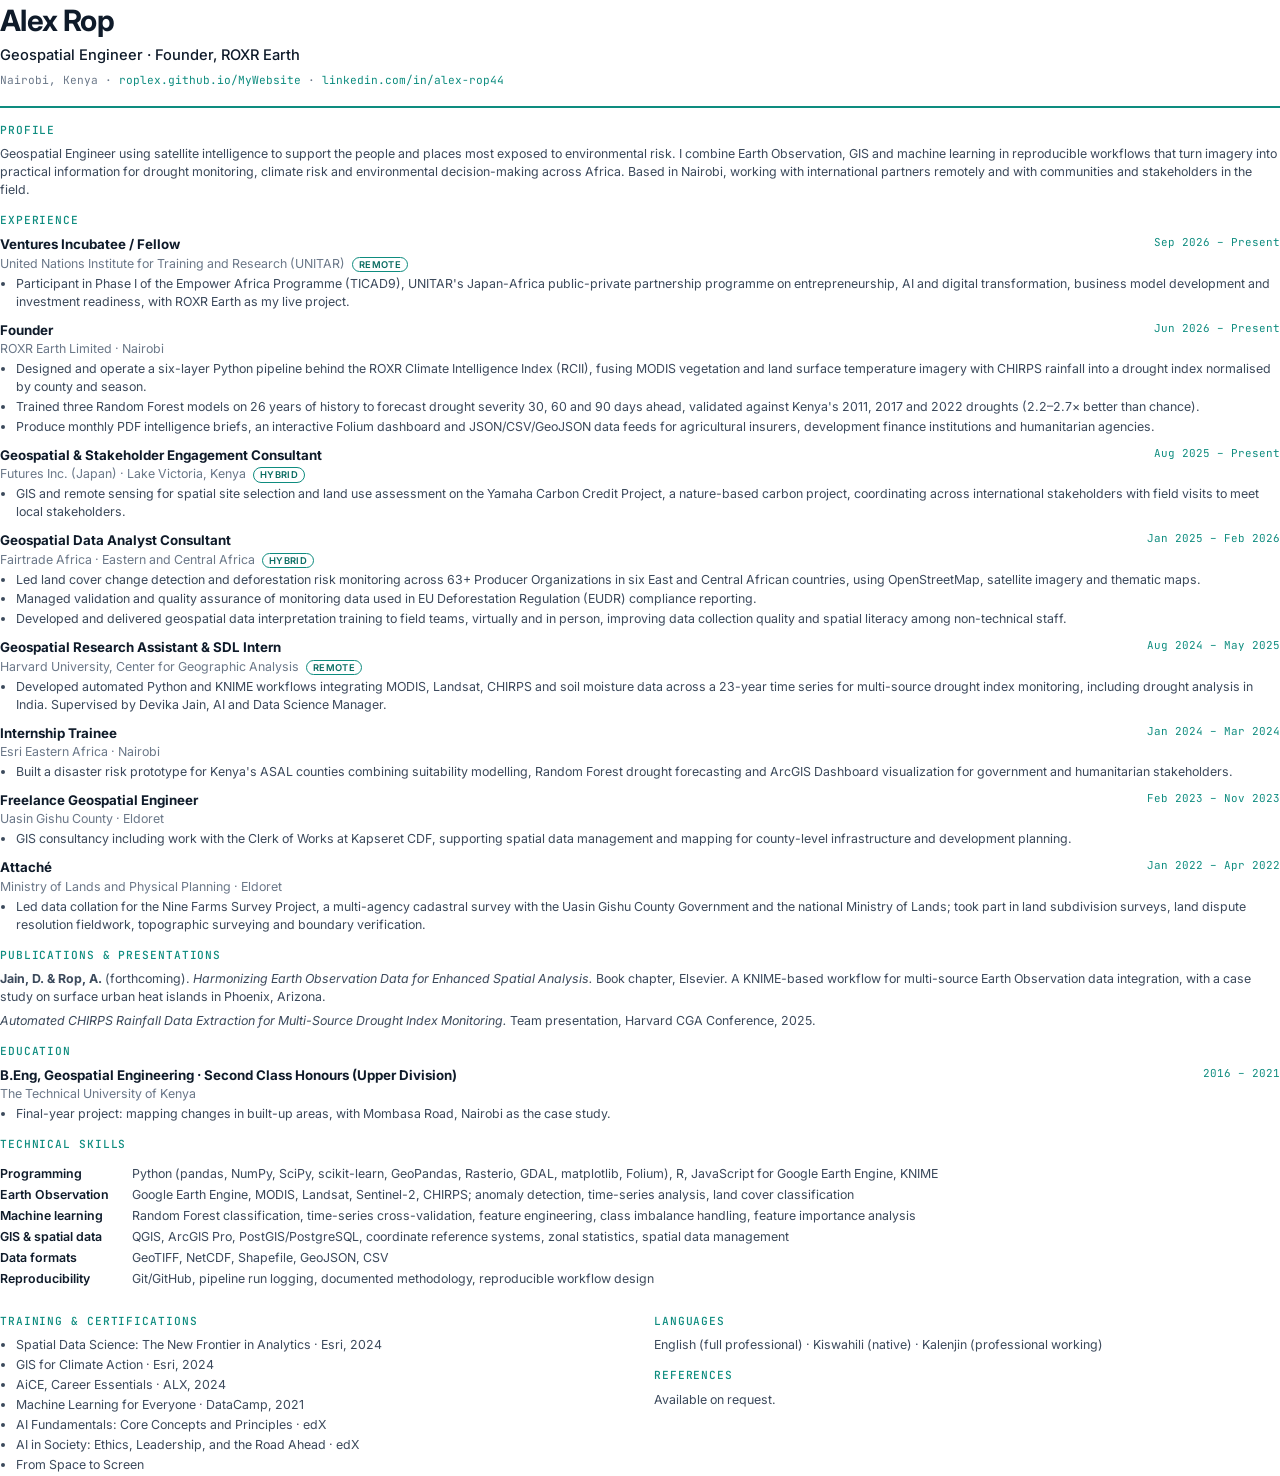
<file: cv/cv.html>
<!DOCTYPE html>
<html lang="en">
<head>
  <meta charset="UTF-8">
  <title>Alex Rop | CV</title>
  <!-- Source for Alex-Rop-CV.pdf. Regenerate the PDF after editing (see README). -->
  <link rel="stylesheet" href="https://fonts.googleapis.com/css2?family=Inter:wght@400;500;600;700&family=JetBrains+Mono:wght@400;500&display=swap">
  <style>
    @page {
      size: A4;
      margin: 14mm 16mm 12mm;
    }

    * {
      box-sizing: border-box;
    }

    body {
      margin: 0;
      font-family: "Inter", system-ui, sans-serif;
      font-size: 9.3pt;
      line-height: 1.45;
      color: #3c4a5c;
    }

    h1, h2, h3 {
      color: #0f1b2a;
      margin: 0;
    }

    a {
      color: #0e8c7f;
      text-decoration: none;
    }

    .mono {
      font-family: "JetBrains Mono", monospace;
    }

    header {
      padding-bottom: 12px;
      border-bottom: 2px solid #0e8c7f;
      margin-bottom: 14px;
    }

    h1 {
      font-size: 22pt;
      letter-spacing: -0.02em;
    }

    .role {
      font-size: 11pt;
      font-weight: 500;
      color: #0f1b2a;
      margin: 2px 0 6px;
    }

    .links {
      font-size: 8.4pt;
      color: #6b7889;
    }

    .links span + span::before {
      content: "  ·  ";
    }

    h2 {
      font-family: "JetBrains Mono", monospace;
      font-size: 8.4pt;
      font-weight: 500;
      letter-spacing: 0.08em;
      text-transform: uppercase;
      color: #0e8c7f;
      margin: 13px 0 7px;
    }

    p {
      margin: 0 0 6px;
    }

    .entry {
      margin-bottom: 10px;
      break-inside: avoid;
    }

    .entry-head {
      display: flex;
      justify-content: space-between;
      gap: 12px;
    }

    .entry h3 {
      font-size: 10pt;
    }

    .date {
      flex-shrink: 0;
      font-size: 8.2pt;
      color: #0e8c7f;
    }

    .org {
      color: #6b7889;
      margin-bottom: 2px;
    }

    .badge {
      display: inline-block;
      margin-left: 4px;
      padding: 0 6px;
      border: 1px solid #0e8c7f;
      border-radius: 999px;
      font-size: 7pt;
      font-weight: 600;
      letter-spacing: 0.04em;
      text-transform: uppercase;
      color: #0a6b61;
    }

    ul {
      margin: 0;
      padding-left: 16px;
    }

    li {
      margin-bottom: 2px;
    }

    .skills {
      display: grid;
      grid-template-columns: 120px 1fr;
      gap: 3px 12px;
    }

    .skills dt {
      font-weight: 600;
      color: #0f1b2a;
    }

    .skills dd {
      margin: 0;
    }

    .two-col {
      display: grid;
      grid-template-columns: 1fr 1fr;
      gap: 0 28px;
    }
  </style>
</head>
<body>
  <header>
    <h1>Alex Rop</h1>
    <p class="role">Geospatial Engineer &middot; Founder, ROXR Earth</p>
    <p class="links mono">
      <span>Nairobi, Kenya</span>
      <span><a href="https://roplex.github.io/MyWebsite/">roplex.github.io/MyWebsite</a></span>
      <span><a href="https://www.linkedin.com/in/alex-rop44">linkedin.com/in/alex-rop44</a></span>
    </p>
  </header>

  <h2>Profile</h2>
  <p>Geospatial Engineer using satellite intelligence to support the people and places most exposed to environmental risk. I combine Earth Observation, GIS and machine learning in reproducible workflows that turn imagery into practical information for drought monitoring, climate risk and environmental decision-making across Africa. Based in Nairobi, working with international partners remotely and with communities and stakeholders in the field.</p>

  <h2>Experience</h2>

  <div class="entry">
    <div class="entry-head"><h3>Ventures Incubatee / Fellow</h3><span class="date mono">Sep 2026 &ndash; Present</span></div>
    <p class="org">United Nations Institute for Training and Research (UNITAR) <span class="badge">Remote</span></p>
    <ul>
      <li>Participant in Phase I of the Empower Africa Programme (TICAD9), UNITAR's Japan-Africa public-private partnership programme on entrepreneurship, AI and digital transformation, business model development and investment readiness, with ROXR Earth as my live project.</li>
    </ul>
  </div>

  <div class="entry">
    <div class="entry-head"><h3>Founder</h3><span class="date mono">Jun 2026 &ndash; Present</span></div>
    <p class="org">ROXR Earth Limited &middot; Nairobi</p>
    <ul>
      <li>Designed and operate a six-layer Python pipeline behind the ROXR Climate Intelligence Index (RCII), fusing MODIS vegetation and land surface temperature imagery with CHIRPS rainfall into a drought index normalised by county and season.</li>
      <li>Trained three Random Forest models on 26 years of history to forecast drought severity 30, 60 and 90 days ahead, validated against Kenya's 2011, 2017 and 2022 droughts (2.2&ndash;2.7&times; better than chance).</li>
      <li>Produce monthly PDF intelligence briefs, an interactive Folium dashboard and JSON/CSV/GeoJSON data feeds for agricultural insurers, development finance institutions and humanitarian agencies.</li>
    </ul>
  </div>

  <div class="entry">
    <div class="entry-head"><h3>Geospatial &amp; Stakeholder Engagement Consultant</h3><span class="date mono">Aug 2025 &ndash; Present</span></div>
    <p class="org">Futures Inc. (Japan) &middot; Lake Victoria, Kenya <span class="badge">Hybrid</span></p>
    <ul>
      <li>GIS and remote sensing for spatial site selection and land use assessment on the Yamaha Carbon Credit Project, a nature-based carbon project, coordinating across international stakeholders with field visits to meet local stakeholders.</li>
    </ul>
  </div>

  <div class="entry">
    <div class="entry-head"><h3>Geospatial Data Analyst Consultant</h3><span class="date mono">Jan 2025 &ndash; Feb 2026</span></div>
    <p class="org">Fairtrade Africa &middot; Eastern and Central Africa <span class="badge">Hybrid</span></p>
    <ul>
      <li>Led land cover change detection and deforestation risk monitoring across 63+ Producer Organizations in six East and Central African countries, using OpenStreetMap, satellite imagery and thematic maps.</li>
      <li>Managed validation and quality assurance of monitoring data used in EU Deforestation Regulation (EUDR) compliance reporting.</li>
      <li>Developed and delivered geospatial data interpretation training to field teams, virtually and in person, improving data collection quality and spatial literacy among non-technical staff.</li>
    </ul>
  </div>

  <div class="entry">
    <div class="entry-head"><h3>Geospatial Research Assistant &amp; SDL Intern</h3><span class="date mono">Aug 2024 &ndash; May 2025</span></div>
    <p class="org">Harvard University, Center for Geographic Analysis <span class="badge">Remote</span></p>
    <ul>
      <li>Developed automated Python and KNIME workflows integrating MODIS, Landsat, CHIRPS and soil moisture data across a 23-year time series for multi-source drought index monitoring, including drought analysis in India. Supervised by Devika Jain, AI and Data Science Manager.</li>
    </ul>
  </div>

  <div class="entry">
    <div class="entry-head"><h3>Internship Trainee</h3><span class="date mono">Jan 2024 &ndash; Mar 2024</span></div>
    <p class="org">Esri Eastern Africa &middot; Nairobi</p>
    <ul>
      <li>Built a disaster risk prototype for Kenya's ASAL counties combining suitability modelling, Random Forest drought forecasting and ArcGIS Dashboard visualization for government and humanitarian stakeholders.</li>
    </ul>
  </div>

  <div class="entry">
    <div class="entry-head"><h3>Freelance Geospatial Engineer</h3><span class="date mono">Feb 2023 &ndash; Nov 2023</span></div>
    <p class="org">Uasin Gishu County &middot; Eldoret</p>
    <ul>
      <li>GIS consultancy including work with the Clerk of Works at Kapseret CDF, supporting spatial data management and mapping for county-level infrastructure and development planning.</li>
    </ul>
  </div>

  <div class="entry">
    <div class="entry-head"><h3>Attach&eacute;</h3><span class="date mono">Jan 2022 &ndash; Apr 2022</span></div>
    <p class="org">Ministry of Lands and Physical Planning &middot; Eldoret</p>
    <ul>
      <li>Led data collation for the Nine Farms Survey Project, a multi-agency cadastral survey with the Uasin Gishu County Government and the national Ministry of Lands; took part in land subdivision surveys, land dispute resolution fieldwork, topographic surveying and boundary verification.</li>
    </ul>
  </div>

  <h2>Publications &amp; presentations</h2>
  <div class="entry">
    <p><strong>Jain, D. &amp; Rop, A.</strong> (forthcoming). <em>Harmonizing Earth Observation Data for Enhanced Spatial Analysis.</em> Book chapter, Elsevier. A KNIME-based workflow for multi-source Earth Observation data integration, with a case study on surface urban heat islands in Phoenix, Arizona.</p>
    <p><em>Automated CHIRPS Rainfall Data Extraction for Multi-Source Drought Index Monitoring.</em> Team presentation, Harvard CGA Conference, 2025.</p>
  </div>

  <h2>Education</h2>
  <div class="entry">
    <div class="entry-head"><h3>B.Eng, Geospatial Engineering &middot; Second Class Honours (Upper Division)</h3><span class="date mono">2016 &ndash; 2021</span></div>
    <p class="org">The Technical University of Kenya</p>
    <ul>
      <li>Final-year project: mapping changes in built-up areas, with Mombasa Road, Nairobi as the case study.</li>
    </ul>
  </div>

  <h2>Technical skills</h2>
  <dl class="skills">
    <dt>Programming</dt><dd>Python (pandas, NumPy, SciPy, scikit-learn, GeoPandas, Rasterio, GDAL, matplotlib, Folium), R, JavaScript for Google Earth Engine, KNIME</dd>
    <dt>Earth Observation</dt><dd>Google Earth Engine, MODIS, Landsat, Sentinel-2, CHIRPS; anomaly detection, time-series analysis, land cover classification</dd>
    <dt>Machine learning</dt><dd>Random Forest classification, time-series cross-validation, feature engineering, class imbalance handling, feature importance analysis</dd>
    <dt>GIS &amp; spatial data</dt><dd>QGIS, ArcGIS Pro, PostGIS/PostgreSQL, coordinate reference systems, zonal statistics, spatial data management</dd>
    <dt>Data formats</dt><dd>GeoTIFF, NetCDF, Shapefile, GeoJSON, CSV</dd>
    <dt>Reproducibility</dt><dd>Git/GitHub, pipeline run logging, documented methodology, reproducible workflow design</dd>
  </dl>

  <div class="two-col">
    <div>
      <h2>Training &amp; certifications</h2>
      <ul>
        <li>Spatial Data Science: The New Frontier in Analytics &middot; Esri, 2024</li>
        <li>GIS for Climate Action &middot; Esri, 2024</li>
        <li>AiCE, Career Essentials &middot; ALX, 2024</li>
        <li>Machine Learning for Everyone &middot; DataCamp, 2021</li>
        <li>AI Fundamentals: Core Concepts and Principles &middot; edX</li>
        <li>AI in Society: Ethics, Leadership, and the Road Ahead &middot; edX</li>
        <li>From Space to Screen</li>
      </ul>
    </div>
    <div>
      <h2>Languages</h2>
      <p>English (full professional) &middot; Kiswahili (native) &middot; Kalenjin (professional working)</p>
      <h2>References</h2>
      <p>Available on request.</p>
    </div>
  </div>
</body>
</html>
</file>
